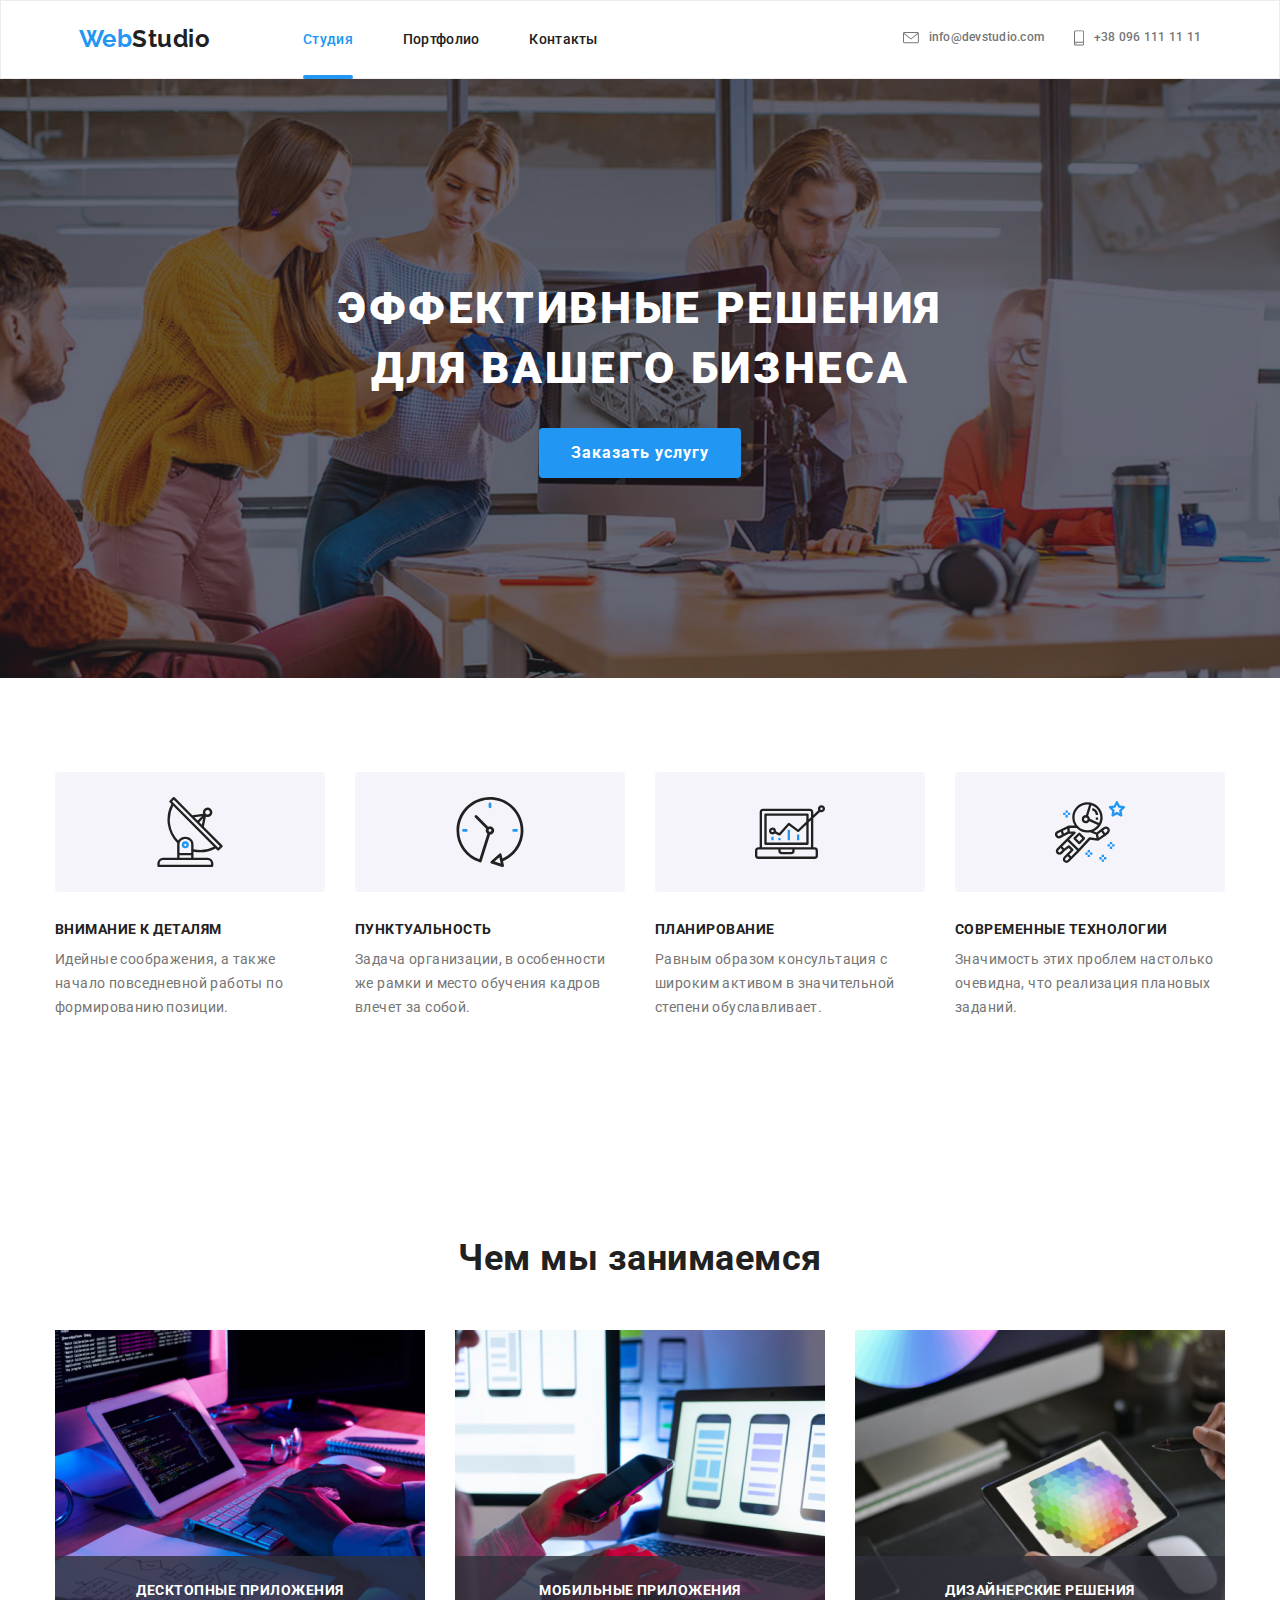
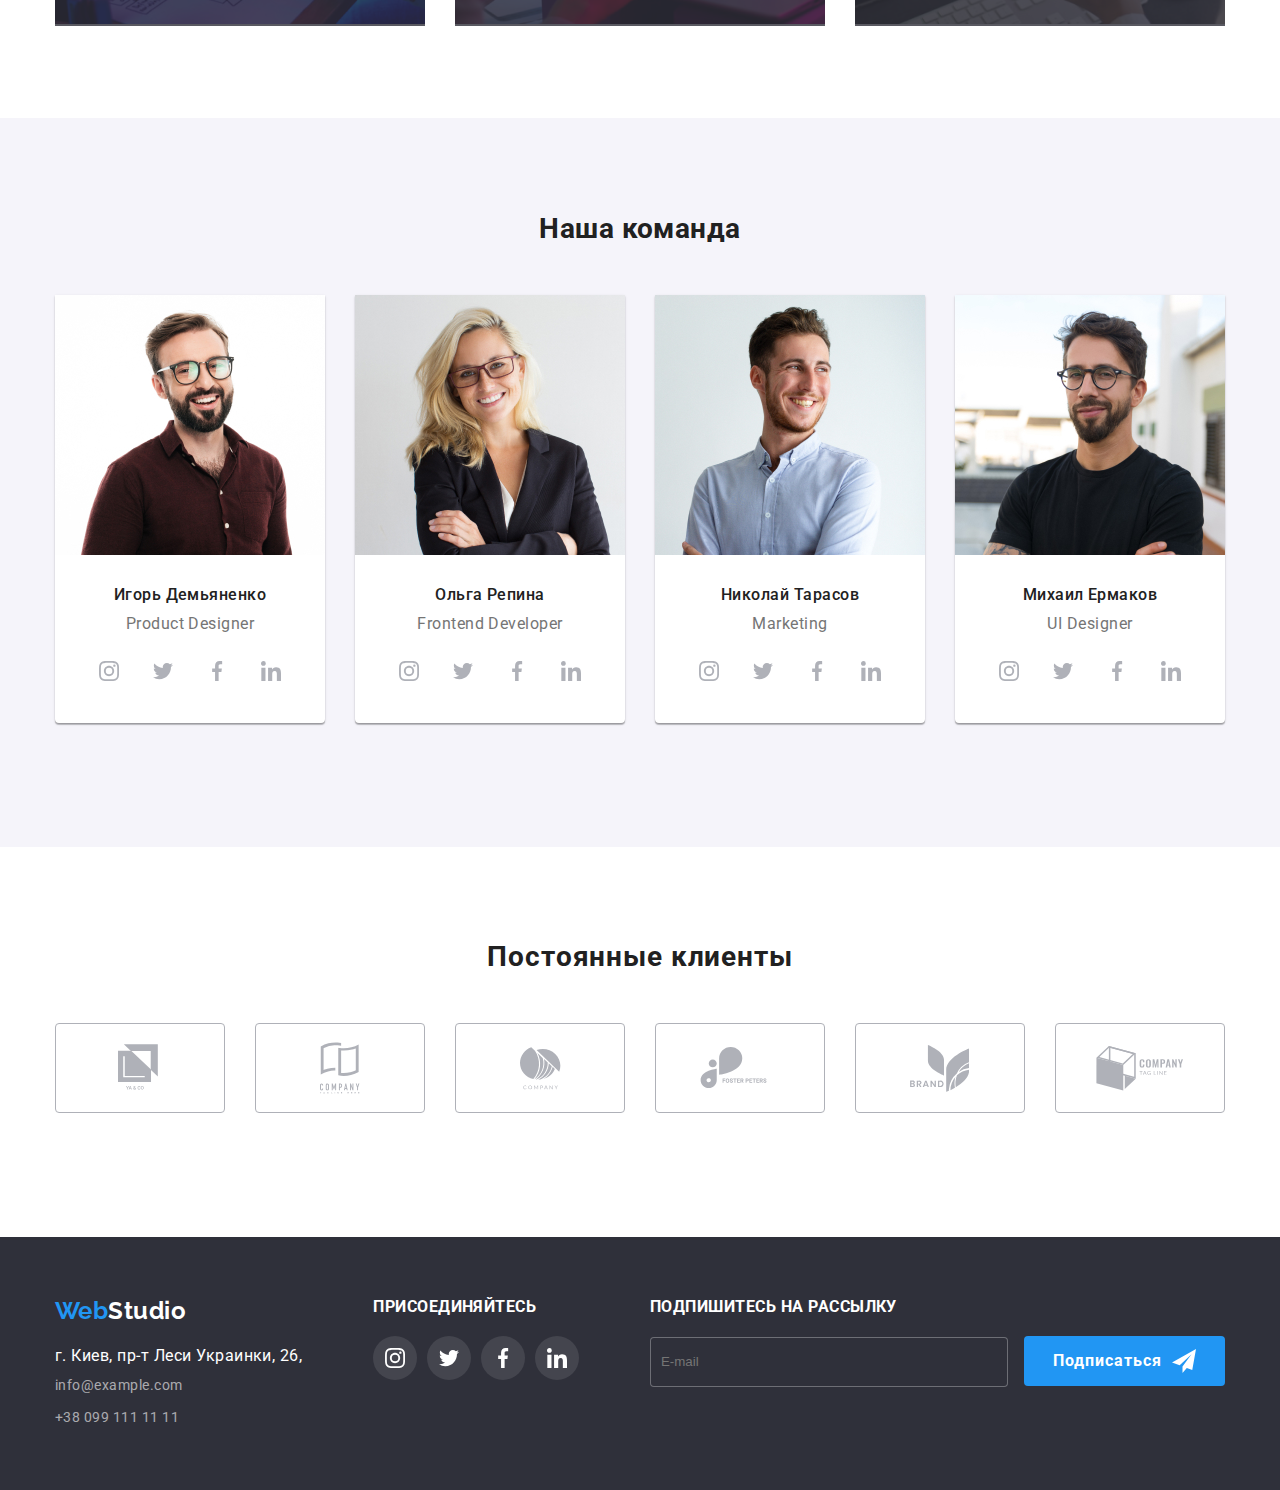
<file: index.html>
<!DOCTYPE html>
<html lang="ru">
  <head>
    <meta charset="UTF-8" />
    <meta name="viewport" content="width=device-width, initial-scale=1.0" />
    <title>Web Studio</title>
    <link
      href="https://fonts.googleapis.com/css2?family=Raleway:wght@700&family=Roboto:wght@400;500;700;900&display=swap"
      rel="stylesheet"
    />
    <link rel="“stylesheet”" href="./css/normalize.css" />
    <link rel="stylesheet" href="./css/main.min.css" />
  </head>
  <body class="body" data-body>
    <!-- Шапка страницы -->
    <header class="page-header">
      <!-- Главная навигация -->
      <div class="container header-container">
        <!-- Логотип -->
        <a href="./index.html" class="logo"
          ><span class="accent">Web</span>Studio</a
        >
        <button
          class="menu-burger"
          data-menu-button
          aria-expanded="false"
          aria-controls="menu-wrapper"
        >
          <svg width="24" height="16">
            <use
              class="menu-burger"
              href="./images/sprite.svg#menu-burger"
            ></use>
            <use
              class="menu-burger-cross"
              href="./images/sprite.svg#menu-cross-btn"
            ></use>
          </svg>
        </button>

        <div class="menu-wrapper" id="menu-wrapper" data-menu>
          <nav class="navigation">
            <!-- Ссылки на другие страницы или разделы текущей -->
            <ul class="site-nav">
              <li class="item">
                <a href="./index.html" class="link transition studio">Студия</a>
              </li>
              <li class="item">
                <a href="./portfolio.html" class="link transition">Портфолио</a>
              </li>
              <li class="item">
                <a href="" class="link transition">Контакты</a>
              </li>
            </ul>
          </nav>
          <!-- Контактная информация -->
          <div class="header-contacts">
            <ul class="contacts">
              <li class="item">
                <a
                  href="mailto:info@devstudio.com"
                  class="contacts-link transition"
                >
                  <svg class="envelope-svg">
                    <use href="./images/sprite.svg#envelope"></use>
                  </svg>
                  info@devstudio.com
                </a>
              </li>

              <li class="item">
                <a href="tel:+380961111111" class="contacts-link transition">
                  <svg class="smartphone-svg">
                    <use href="./images/sprite.svg#smartphone"></use>
                  </svg>
                  +38 096 111 11 11
                </a>
              </li>
            </ul>
          </div>
        </div>
      </div>
    </header>
    <!-- Уникальный контент страницы -->
    <main>
      <!-- Герой -->
      <section class="hero">
        <div class="container">
          <h1 class="hero-title">
            Эффективные решения<br />для вашего бизнеса
          </h1>
          <button class="button open-button" type="button" data-modal-open>
            Заказать услугу
          </button>
        </div>
      </section>
      <!-- Секция преимуществ -->
      <section class="section features">
        <div class="container">
          <h2 hidden class="features section-title">
            Невидимый заголовок,который спрячем через css
          </h2>
          <ul class="feature-list">
            <li class="item">
              <a href="#" class="feature-item-icon">
                <svg class="feature-item-icon-svg">
                  <use href="./images/sprite.svg#antenna"></use>
                </svg>
              </a>

              <h3 class="title">Внимание к деталям</h3>
              <p class="feature-para">
                Идейные соображения, а также начало повседневной работы по
                формированию позиции.
              </p>
            </li>
            <li class="item">
              <a href="#" class="feature-item-icon">
                <svg class="feature-item-icon-svg">
                  <use href="./images/sprite.svg#clock"></use>
                </svg>
              </a>
              <h3 class="title">Пунктуальность</h3>
              <p class="feature-para">
                Задача организации, в особенности же рамки и место обучения
                кадров влечет за собой.
              </p>
            </li>
            <li class="item">
              <a href="#" class="feature-item-icon">
                <svg class="feature-item-icon-svg">
                  <use href="./images/sprite.svg#diagram"></use>
                </svg>
              </a>
              <h3 class="title">Планирование</h3>
              <p class="feature-para">
                Равным образом консультация с широким активом в значительной
                степени обуславливает.
              </p>
            </li>
            <li class="item">
              <a href="#" class="feature-item-icon">
                <svg class="feature-item-icon-svg">
                  <use href="./images/sprite.svg#astronaut"></use>
                </svg>
              </a>
              <h3 class="title">Современные технологии</h3>
              <p class="feature-para">
                Значимость этих проблем настолько очевидна, что реализация
                плановых заданий.
              </p>
            </li>
          </ul>
        </div>
      </section>
      <!-- Чем мы занимаемся -->
      <section class="section section work">
        <div class="container">
          <h2 class="work section-title">Чем мы занимаемся</h2>
          <ul class="work-list">
            <li class="item">
              <div class="work-img-overlay">
                <picture>
                  <source
                    srcset="./images/engage/desktop/img-desktop-@x2-1.jpg 2x"
                    media="(min-width: 1200px)"
                  />
                  <img
                    src="./images/desktop.jpg"
                    alt="Ноутбук"
                    width="370"
                    height="294"
                  />
                </picture>
                <h3 class="work-title">Десктопные приложения</h3>
              </div>
            </li>
            <li class="item">
              <div class="work-img-overlay">
                <picture>
                  <source
                    srcset="./images/engage/phone/img-desktop-@x2-2.jpg 2x"
                    media="(min-width: 1200px)"
                  />
                  <img
                    src="./images/mobile.jpg"
                    alt="Смартфон"
                    width="370"
                    height="294"
                  />
                </picture>

                <h3 class="work-title">Мобильные приложения</h3>
              </div>
            </li>
            <li class="item">
              <div class="work-img-overlay">
                <picture>
                  <source
                    srcset="./images/engage/laptops/img-desktop-@x2-3.jpg 2x"
                    media="(min-width: 1200px)"
                  />
                  <img
                    src="./images/designer.jpg"
                    alt="Планшет"
                    width="370"
                    height="294"
                  />
                </picture>

                <h3 class="work-title">Дизайнерские решения</h3>
              </div>
            </li>
          </ul>
        </div>
      </section>
      <!-- Наша команда -->
      <section class="section team background">
        <div class="container">
          <h2 class="team section-title">Наша команда</h2>
          <ul class="team-list">
            <li class="item">
              <picture>
                <source
                  srcset="
                    ./images/our-team/desktop/igor/img-desktop-1.jpg     1x,
                    ./images/our-team/desktop/igor/img-desktop-@x2-1.jpg 2x
                  "
                  media="(min-width: 1200px)"
                />
                <source
                  srcset="
                    ./images/our-team/laptop/igor/img-laptop-1.jpg     1x,
                    ./images/our-team/laptop/igor/img-laptop-@x2-1.jpg 2x
                  "
                  media="(min-width: 768px)"
                />
                <source
                  srcset="./images/our-team/mobile/igor/img-mobile-@x2-1.jpg 2x"
                  media="(min-width: 480px)"
                />
                <img
                  src="./images/our-team/mobile/igor/img-mobile-1.jpg"
                  alt=""
                  width="450"
                  height="460"
                />
              </picture>

              <div class="team-list-info">
                <h3 class="team-title">Игорь Демьяненко</h3>
                <p class="team-para">Product Designer</p>
                <ul class="social-list">
                  <li class="social-list-item">
                    <a class="social-list-item-link" href="">
                      <svg class="social-list-item-link-svg">
                        <use href="./images/sprite.svg#instagram"></use>
                      </svg>
                    </a>
                  </li>
                  <li class="social-list-item">
                    <a class="social-list-item-link" href="">
                      <svg class="social-list-item-link-svg">
                        <use href="./images/sprite.svg#twitter"></use>
                      </svg>
                    </a>
                  </li>
                  <li class="social-list-item">
                    <a class="social-list-item-link" href="">
                      <svg class="social-list-item-link-svg">
                        <use href="./images/sprite.svg#facebook"></use>
                      </svg>
                    </a>
                  </li>
                  <li class="social-list-item">
                    <a class="social-list-item-link" href="">
                      <svg class="social-list-item-link-svg">
                        <use href="./images/sprite.svg#linkedin"></use>
                      </svg>
                    </a>
                  </li>
                </ul>
              </div>
            </li>

            <li class="item">
              <picture>
                <source
                  srcset="
                    ./images/our-team/desktop/olga/img-desktop-2.jpg     1x,
                    ./images/our-team/desktop/olga/img-desktop-@x2-2.jpg 2x
                  "
                  media="(min-width: 1200px)"
                />
                <source
                  srcset="
                    ./images/our-team/laptop/olga/img-laptop-2.jpg     1x,
                    ./images/our-team/laptop/olga/img-laptop-@x2-2.jpg 2x
                  "
                  media="(min-width: 768px)"
                />
                <source
                  srcset="./images/our-team/mobile/olga/img-mobile-@x2-2.jpg 2x"
                  media="(min-width: 480px)"
                />
                <img
                  src="./images/our-team/mobile/olga/img-mobile-2.jpg"
                  alt=""
                  width="450"
                  height="460"
                />
              </picture>
              <div class="team-list-info">
                <h3 class="team-title">Ольга Репина</h3>
                <p class="team-para">Frontend Developer</p>
                <ul class="social-list">
                  <li class="social-list-item">
                    <a class="social-list-item-link" href="">
                      <svg class="social-list-item-link-svg">
                        <use href="./images/sprite.svg#instagram"></use>
                      </svg>
                    </a>
                  </li>
                  <li class="social-list-item">
                    <a class="social-list-item-link" href="">
                      <svg class="social-list-item-link-svg">
                        <use href="./images/sprite.svg#twitter"></use>
                      </svg>
                    </a>
                  </li>
                  <li class="social-list-item">
                    <a class="social-list-item-link" href="">
                      <svg class="social-list-item-link-svg">
                        <use href="./images/sprite.svg#facebook"></use>
                      </svg>
                    </a>
                  </li>
                  <li class="social-list-item">
                    <a class="social-list-item-link" href="">
                      <svg class="social-list-item-link-svg">
                        <use href="./images/sprite.svg#linkedin"></use>
                      </svg>
                    </a>
                  </li>
                </ul>
              </div>
            </li>

            <li class="item">
              <picture>
                <source
                  srcset="
                    ./images/our-team/desktop/nikolay/img-desktop-3.jpg     1x,
                    ./images/our-team/desktop/nikolay/img-desktop-@x2-3.jpg 2x
                  "
                  media="(min-width: 1200px)"
                />
                <source
                  srcset="
                    ./images/our-team/laptop/nikolay/img-laptop-3.jpg     1x,
                    ./images/our-team/laptop/nikolay/img-laptop-@x2-3.jpg 2x
                  "
                  media="(min-width: 768px)"
                />
                <source
                  srcset="
                    ./images/our-team/mobile/nikolay/img-mobile-@x2-3.jpg 2x
                  "
                  media="(min-width: 480px)"
                />
                <img
                  src="./images/our-team/mobile/nikolay/img-mobile-3.jpg"
                  alt=""
                  width="450"
                  height="460"
                />
              </picture>

              <div class="team-list-info">
                <h3 class="team-title">Николай Тарасов</h3>
                <p class="team-para">Marketing</p>
                <ul class="social-list">
                  <li class="social-list-item">
                    <a class="social-list-item-link" href="">
                      <svg class="social-list-item-link-svg">
                        <use href="./images/sprite.svg#instagram"></use>
                      </svg>
                    </a>
                  </li>
                  <li class="social-list-item">
                    <a class="social-list-item-link" href="">
                      <svg class="social-list-item-link-svg">
                        <use href="./images/sprite.svg#twitter"></use>
                      </svg>
                    </a>
                  </li>
                  <li class="social-list-item">
                    <a class="social-list-item-link" href="">
                      <svg class="social-list-item-link-svg">
                        <use href="./images/sprite.svg#facebook"></use>
                      </svg>
                    </a>
                  </li>
                  <li class="social-list-item">
                    <a class="social-list-item-link" href="">
                      <svg class="social-list-item-link-svg">
                        <use href="./images/sprite.svg#linkedin"></use>
                      </svg>
                    </a>
                  </li>
                </ul>
              </div>
            </li>

            <li class="item">
              <picture>
                <source
                  srcset="
                    ./images/our-team/desktop/mikhail/img-desktop-4.jpg     1x,
                    ./images/our-team/desktop/mikhail/img-desktop-@x2-4.jpg 2x
                  "
                  media="(min-width: 1200px)"
                />
                <source
                  srcset="
                    ./images/our-team/laptop/mikhail/img-laptop-4.jpg     1x,
                    ./images/our-team/laptop/mikhail/img-laptop-@x2-4.jpg 2x
                  "
                  media="(min-width: 768px)"
                />
                <source
                  srcset="
                    ./images/our-team/mobile/mikhail/img-mobile-@x2-4.jpg 2x
                  "
                  media="(min-width: 480px)"
                />
                <img
                  src="./images/our-team/mobile/mikhail/img-mobile-4.jpg"
                  alt=""
                  width="450"
                  height="460"
                />
              </picture>
              <div class="team-list-info">
                <h3 class="team-title">Михаил Ермаков</h3>
                <p class="team-para">UI Designer</p>
                <ul class="social-list">
                  <li class="social-list-item">
                    <a class="social-list-item-link" href="">
                      <svg class="social-list-item-link-svg">
                        <use href="./images/sprite.svg#instagram"></use>
                      </svg>
                    </a>
                  </li>
                  <li class="social-list-item">
                    <a class="social-list-item-link" href="">
                      <svg class="social-list-item-link-svg">
                        <use href="./images/sprite.svg#twitter"></use>
                      </svg>
                    </a>
                  </li>
                  <li class="social-list-item">
                    <a class="social-list-item-link" href="">
                      <svg class="social-list-item-link-svg">
                        <use href="./images/sprite.svg#facebook"></use>
                      </svg>
                    </a>
                  </li>
                  <li class="social-list-item">
                    <a class="social-list-item-link" href="">
                      <svg class="social-list-item-link-svg">
                        <use href="./images/sprite.svg#linkedin"></use>
                      </svg>
                    </a>
                  </li>
                </ul>
              </div>
            </li>
          </ul>
        </div>
      </section>
      <!-- Постоянные клиенты -->
      <section class="section clients">
        <div class="container">
          <h2 class="clients section-title">Постоянные клиенты</h2>
          <ul class="clients-list">
            <li class="item">
              <a class="clients-list-item-link" href="">
                <svg class="clients-list-item-link-svg size-logo-1">
                  <use href="./images/sprite.svg#logo-1"></use>
                </svg>
              </a>
            </li>
            <li class="item">
              <a class="clients-list-item-link" href="">
                <svg class="clients-list-item-link-svg size-logo-2">
                  <use href="./images/sprite.svg#logo-2"></use>
                </svg>
              </a>
            </li>
            <li class="item">
              <a class="clients-list-item-link" href="">
                <svg class="clients-list-item-link-svg size-logo-3">
                  <use href="./images/sprite.svg#logo-3"></use>
                </svg>
              </a>
            </li>
            <li class="item">
              <a class="clients-list-item-link" href="">
                <svg class="clients-list-item-link-svg size-logo-4">
                  <use href="./images/sprite.svg#logo-4"></use>
                </svg>
              </a>
            </li>
            <li class="item">
              <a class="clients-list-item-link" href="">
                <svg class="clients-list-item-link-svg size-logo-5">
                  <use href="./images/sprite.svg#logo-5"></use>
                </svg>
              </a>
            </li>
            <li class="item">
              <a class="clients-list-item-link" href="">
                <svg class="clients-list-item-link-svg size-logo-6">
                  <use href="./images/sprite.svg#logo-6"></use>
                </svg>
              </a>
            </li>
          </ul>
        </div>
      </section>
    </main>

    <!-- Подвал страницы -->
    <footer class="footer footer-text footer-background">
      <div class="container">
        <div class="footer-logo">
          <a href="" class="logo-footer"
            ><span class="accent">Web</span>Studio</a
          >
          <address class="footer-address">
            <p>г. Киев, пр-т Леси Украинки, 26,</p>
            <a
              href="mailto:info@devstudio.com"
              class="footer-contacts contacts-link transition"
            >
              info@example.com
            </a>

            <a
              href="tel:+380961111111"
              class="footer-contacts contacts-link transition"
            >
              +38 099 111 11 11
            </a>
          </address>
        </div>

        <div class="footer-join">
          <b>присоединяйтесь</b>
          <ul class="social-list">
            <li class="social-list-item">
              <a class="social-list-item-link" href="">
                <svg class="social-list-item-link-svg dark-theme">
                  <use href="./images/sprite.svg#instagram"></use>
                </svg>
              </a>
            </li>
            <li class="social-list-item">
              <a class="social-list-item-link" href="">
                <svg class="social-list-item-link-svg dark-theme">
                  <use href="./images/sprite.svg#twitter"></use>
                </svg>
              </a>
            </li>
            <li class="social-list-item">
              <a class="social-list-item-link" href="">
                <svg class="social-list-item-link-svg dark-theme">
                  <use href="./images/sprite.svg#facebook"></use>
                </svg>
              </a>
            </li>
            <li class="social-list-item">
              <a class="social-list-item-link" href="">
                <svg class="social-list-item-link-svg dark-theme">
                  <use href="./images/sprite.svg#linkedin"></use>
                </svg>
              </a>
            </li>
          </ul>
        </div>

        <div class="footer-join join-input">
          <b>Подпишитесь на рассылку</b>

          <form action="#" class="footer-subscribe">
            <input
              class="join-font"
              type="email"
              placeholder="E-mail"
              name="email"
            />
            <button class="button" type="submit">
              Подписаться
              <svg class="join-telegram">
                <use href="./images/sprite.svg#join-telegram"></use>
              </svg>
            </button>
          </form>
        </div>
      </div>
    </footer>

    <!-- BACKDROP -->

    <div class="backdrop is-hidden" data-modal>
      <div class="form-wrapper">
        <button class="cross-btn" type="button" data-modal-close>
          <svg class="cross">
            <use href="./images/sprite.svg#cross"></use>
          </svg>
        </button>
        <h2 class="modal-form-title">
          Оставьте свои данные, мы вам перезвоним
        </h2>
        <form action="#" class="modal-form">
          <label class="label-info" for="name">Имя</label>
          <div class="person-info-modal">
            <svg class="modal-svg">
              <use href="./images/sprite.svg#person-modal"></use>
            </svg>

            <input
              id="name"
              type="text"
              name="user-name"
              class="modal-form-input modal-fonts"
              placeholder=""
              required
            />
          </div>

          <label class="label-info" for="tel">Телефон</label>
          <div class="person-info-modal">
            <svg class="modal-svg">
              <use href="./images/sprite.svg#phone-modal"></use>
            </svg>
            <input
              id="tel"
              type="tel"
              name="user-tel"
              class="modal-form-input modal-fonts"
              placeholder=""
              required
            />
          </div>

          <label class="label-info" for="email">Почта</label>
          <div class="person-info-modal">
            <svg class="modal-svg">
              <use href="./images/sprite.svg#email-modal"></use>
            </svg>
            <input
              id="email"
              type="email"
              name="user-email"
              class="modal-form-input modal-fonts"
              placeholder=""
              required
            />
          </div>

          <label class="label-info" for="comment">Комментарий</label>
          <textarea
            id="comment"
            name="user-comment"
            class="modal-form-comment modal-fonts"
            placeholder="Введите текст"
          ></textarea>

          <input
            id="user-policy"
            type="checkbox"
            name="user-policy"
            value="accept-policy"
            class="modal-form-check-policy"
          />

          <label for="user-policy" class="modal-form-check-label">
            <svg class="accept-svg">
              <use href="./images/sprite.svg#accept"></use>
            </svg>
            Соглашаюсь с рассылкой и принимаю
            <a class="accept-policy" href="#" target="_blank"
              >Условия договора</a
            ></label
          >
          <button class="modal-form-btn">Отправить</button>
        </form>
      </div>
    </div>

    <script src="./js/menu.js"></script>
    <script src="./js/modal.js"></script>
  </body>
</html>
</file>
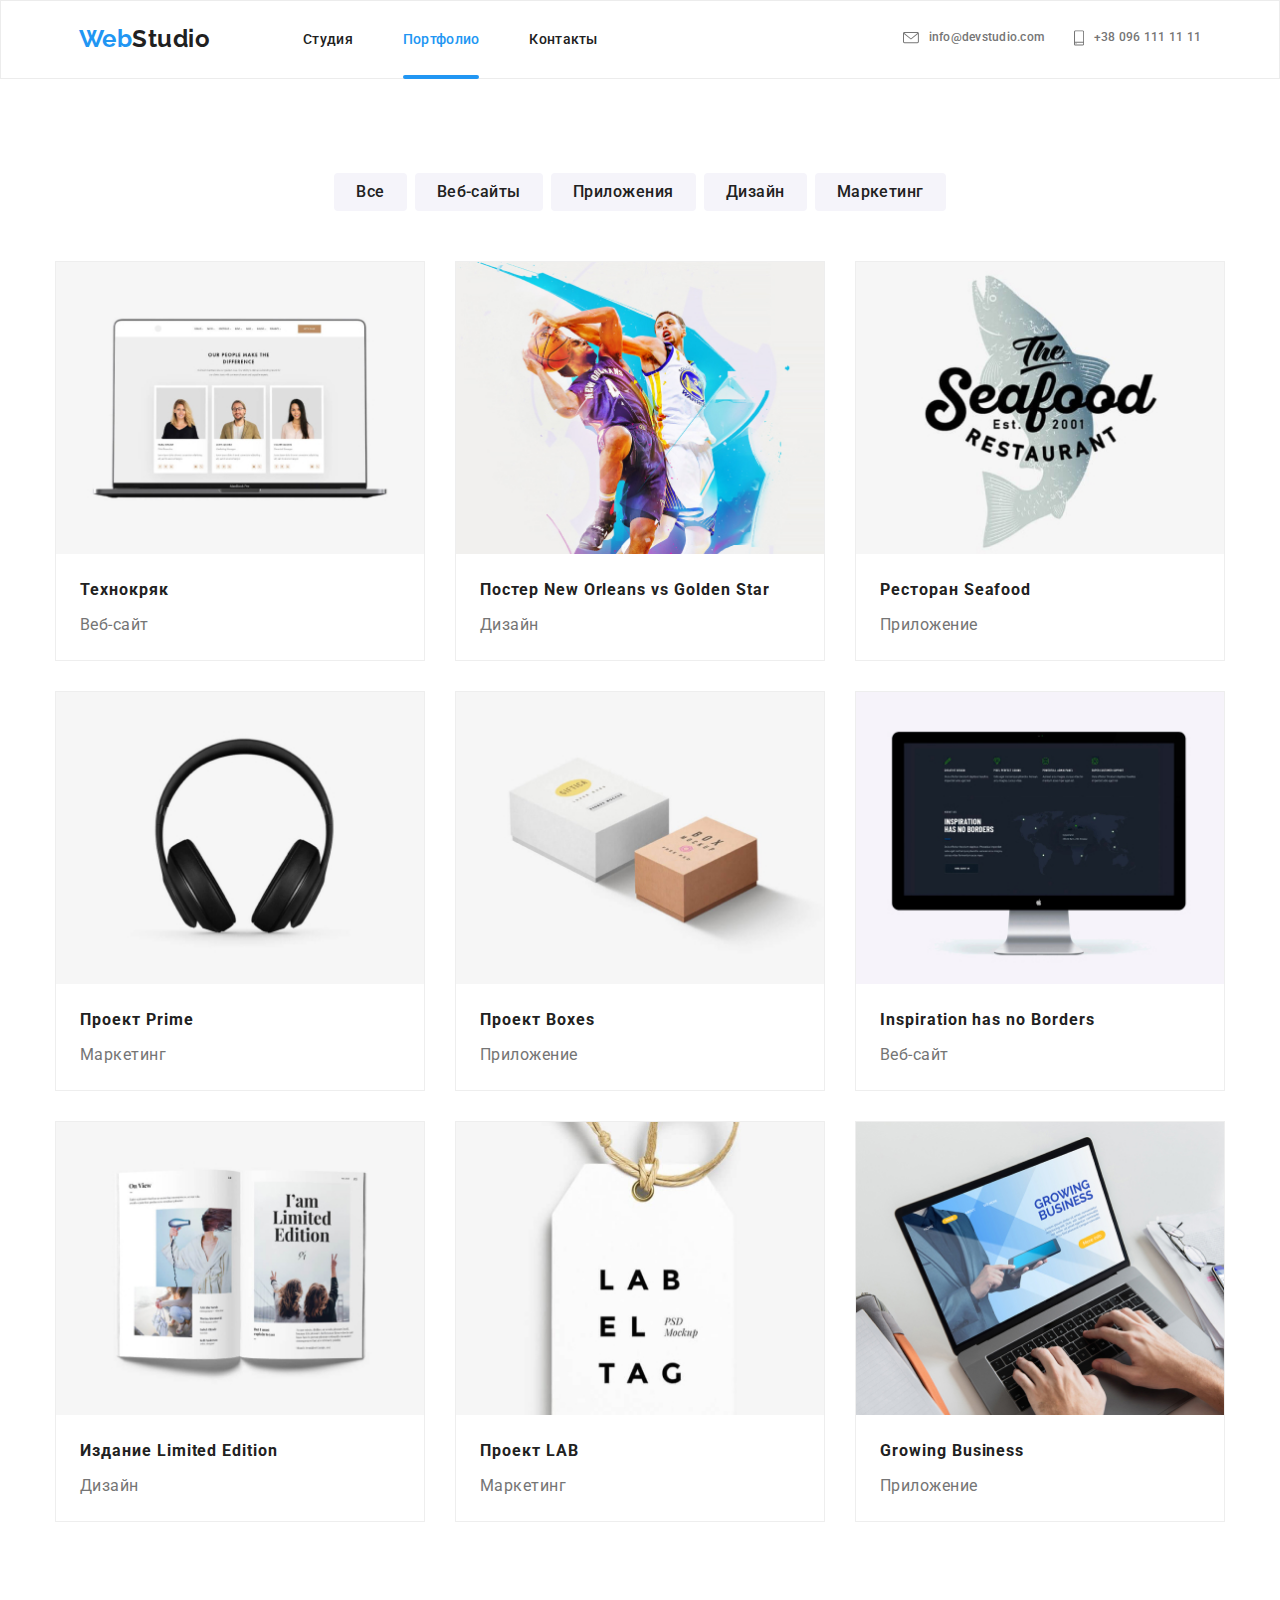
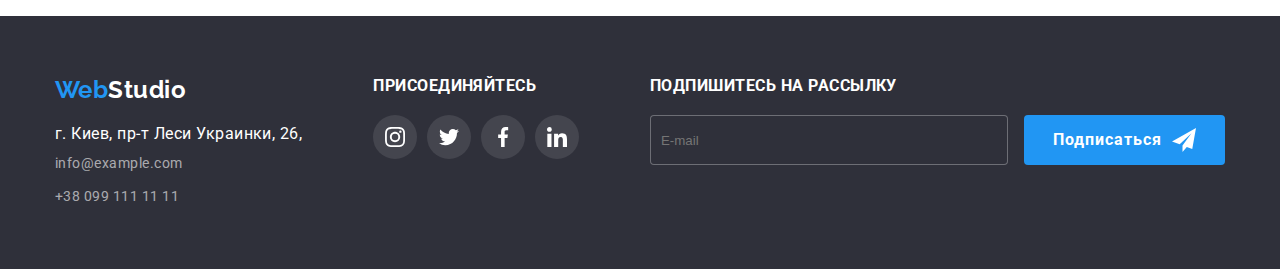
<file: portfolio.html>
<!DOCTYPE html>
<html lang="ru">
  <head>
    <meta charset="UTF-8" />
    <meta name="viewport" content="width=device-width, initial-scale=1.0" />
    <title>Web Studio</title>
    <link
      href="https://fonts.googleapis.com/css2?family=Raleway:wght@700&family=Roboto:wght@400;500;700;900&display=swap"
      rel="stylesheet"
    />
    <link rel="“stylesheet”" href="./css/normalize.css" />
    <link rel="stylesheet" href="./css/portfolio.min.css" />
  </head>

  <body class="body">
    <!-- Шапка страницы -->
    <header class="page-header">
      <!-- Главная навигация -->
      <div class="container header-container">
        <!-- Логотип -->
        <a href="./index.html" class="logo"
          ><span class="accent">Web</span>Studio</a
        >
        <button
          class="menu-burger"
          data-menu-button
          aria-expanded="false"
          aria-controls="menu-wrapper"
        >
          <svg width="24" height="16">
            <use
              class="menu-burger"
              href="./images/sprite.svg#menu-burger"
            ></use>
            <use
              class="menu-burger-cross"
              href="./images/sprite.svg#menu-cross-btn"
            ></use>
          </svg>
        </button>

        <div class="menu-wrapper" id="menu-wrapper" data-menu>
          <nav class="navigation">
            <!-- Ссылки на другие страницы или разделы текущей -->
            <ul class="site-nav">
              <li class="item">
                <a href="./index.html" class="link transition">Студия</a>
              </li>
              <li class="item">
                <a href="./portfolio.html" class="link transition portfolio"
                  >Портфолио</a
                >
              </li>
              <li class="item">
                <a href="" class="link transition">Контакты</a>
              </li>
            </ul>
          </nav>
          <!-- Контактная информация -->
          <div class="header-contacts">
            <ul class="contacts">
              <li class="item">
                <a
                  href="mailto:info@devstudio.com"
                  class="contacts-link transition"
                >
                  <svg class="envelope-svg">
                    <use href="./images/sprite.svg#envelope"></use>
                  </svg>
                  info@devstudio.com
                </a>
              </li>

              <li class="item">
                <a href="tel:+380961111111" class="contacts-link transition">
                  <svg class="smartphone-svg">
                    <use href="./images/sprite.svg#smartphone"></use>
                  </svg>
                  +38 096 111 11 11
                </a>
              </li>
            </ul>
          </div>
        </div>
      </div>
    </header>

    <!-- Уникальный контент страницы -->
    <main>
      <!-- Список разделов текущей страницы -->
      <section class="section section-filter">
        <h1 hidden class="section">Фильтр секции</h1>
        <div class="container">
          <ul class="filter">
            <li class="item">
              <button class="button transition" type="button">Все</button>
            </li>
            <li class="item">
              <button class="button transition" type="button">Веб-сайты</button>
            </li>
            <li class="item">
              <button class="button transition" type="button">
                Приложения
              </button>
            </li>
            <li class="item">
              <button class="button transition" type="button">Дизайн</button>
            </li>
            <li class="item">
              <button class="button transition" type="button">Маркетинг</button>
            </li>
          </ul>
        </div>
      </section>

      <!-- Проекты портфолио -->
      <section class="portfolio">
        <h2 hidden class="section-title">Проекты портфолио</h2>
        <div class="container">
          <ul class="portfolio-list">
            <li class="item transition">
              <div class="portfolio-list-img-wrapper">
                <a href="" class="portfolio">
                  <picture>
                    <source
                      srcset="
                        ./images/portfolio/desktop/one/img-desktop-1.jpg    1x,
                        ./images/portfolio/desktop/one/img-desktop@x2-1.jpg 2x
                      "
                      media="(min-width: 1200px)"
                    />
                    <source
                      srcset="
                        ./images/portfolio/laptop/one/img-laptop-1.jpg    1x,
                        ./images/portfolio/laptop/one/img-laptop@x2-1.jpg 2x
                      "
                      media="(min-width: 768px)"
                    />
                    <source
                      srcset="
                        ./images/portfolio/mobile/one/img-mobile@x2-1.jpg 2x
                      "
                      media="(min-width: 480px)"
                    />
                    <img
                      src="./images/portfolio/mobile/one/img-mobile-1.jpg"
                      alt=""
                      width="450"
                      height="294"
                    />
                  </picture>
                  <div class="overlay">
                    <p class="para">
                      Технокряк это современная площадка распространения
                      коронавируса. Компании используют эту платформу для
                      цифрового шпионажа и атак на защищённые сервера
                      конкурентов.
                    </p>
                  </div>
                </a>
              </div>

              <h2 class="portfolio-title">Технокряк</h2>
              <p class="paragraph">Веб-сайт</p>
            </li>

            <li class="item transition">
              <div class="portfolio-list-img-wrapper">
                <a href="" class="portfolio">
                  <picture>
                    <source
                      srcset="
                        ./images/portfolio/desktop/two/img-desktop-2.jpg    1x,
                        ./images/portfolio/desktop/two/img-desktop@x2-2.jpg 2x
                      "
                      media="(min-width: 1200px)"
                    />
                    <source
                      srcset="
                        ./images/portfolio/laptop/two/img-laptop-2.jpg    1x,
                        ./images/portfolio/laptop/two/img-laptop@x2-2.jpg 2x
                      "
                      media="(min-width: 768px)"
                    />
                    <source
                      srcset="
                        ./images/portfolio/mobile/two/img-mobile@x2-2.jpg 2x
                      "
                      media="(min-width: 480px)"
                    />
                    <img
                      src="./images/portfolio/mobile/two/img-mobile-2.jpg"
                      alt=""
                      width="450"
                      height="294"
                    />
                  </picture>
                  <div class="overlay">
                    <p class="para">
                      Технокряк это современная площадка распространения
                      коронавируса. Компании используют эту платформу для
                      цифрового шпионажа и атак на защищённые сервера
                      конкурентов.
                    </p>
                  </div>
                </a>
              </div>
              <h2 class="portfolio-title">
                Постер New Orleans vs Golden Star
              </h2>
              <p class="paragraph">Дизайн</p>
            </li>

            <li class="item transition">
              <div class="portfolio-list-img-wrapper">
                <a href="" class="portfolio">
                  <picture>
                    <source
                      srcset="
                        ./images/portfolio/desktop/three/img-desktop-3.jpg    1x,
                        ./images/portfolio/desktop/three/img-desktop@x2-3.jpg 2x
                      "
                      media="(min-width: 1200px)"
                    />
                    <source
                      srcset="
                        ./images/portfolio/laptop/three/img-laptop-3.jpg    1x,
                        ./images/portfolio/laptop/three/img-laptop@x2-3.jpg 2x
                      "
                      media="(min-width: 768px)"
                    />
                    <source
                      srcset="
                        ./images/portfolio/mobile/three/img-mobile@x2-3.jpg 2x
                      "
                      media="(min-width: 480px)"
                    />
                    <img
                      src="./images/portfolio/mobile/three/img-mobile-3.jpg"
                      alt=""
                      width="450"
                      height="294"
                    />
                  </picture>
                  <div class="overlay">
                    <p class="para">
                      Технокряк это современная площадка распространения
                      коронавируса. Компании используют эту платформу для
                      цифрового шпионажа и атак на защищённые сервера
                      конкурентов.
                    </p>
                  </div>
                </a>
              </div>
              <h2 class="portfolio-title">Ресторан Seafood</h2>
              <p class="paragraph">Приложение</p>
            </li>

            <li class="item transition">
              <div class="portfolio-list-img-wrapper">
                <a href="" class="portfolio">
                  <picture>
                    <source
                      srcset="
                        ./images/portfolio/desktop/four/img-desktop-4.jpg    1x,
                        ./images/portfolio/desktop/four/img-desktop@x2-4.jpg 2x
                      "
                      media="(min-width: 1200px)"
                    />
                    <source
                      srcset="
                        ./images/portfolio/laptop/four/img-laptop-4.jpg    1x,
                        ./images/portfolio/laptop/four/img-laptop@x2-4.jpg 2x
                      "
                      media="(min-width: 768px)"
                    />
                    <source
                      srcset="
                        ./images/portfolio/mobile/four/img-mobile@x2-4.jpg 2x
                      "
                      media="(min-width: 480px)"
                    />
                    <img
                      src="./images/portfolio/mobile/four/img-mobile-4.jpg"
                      alt=""
                      width="450"
                      height="294"
                    />
                  </picture>
                  <div class="overlay">
                    <p class="para">
                      Технокряк это современная площадка распространения
                      коронавируса. Компании используют эту платформу для
                      цифрового шпионажа и атак на защищённые сервера
                      конкурентов.
                    </p>
                  </div>
                </a>
              </div>
              <h2 class="portfolio-title">Проект Prime</h2>
              <p class="paragraph">Маркетинг</p>
            </li>

            <li class="item transition">
              <div class="portfolio-list-img-wrapper">
                <a href="" class="portfolio">
                  <picture>
                    <source
                      srcset="
                        ./images/portfolio/desktop/five/img-desktop-5.jpg    1x,
                        ./images/portfolio/desktop/five/img-desktop@x2-5.jpg 2x
                      "
                      media="(min-width: 1200px)"
                    />
                    <source
                      srcset="
                        ./images/portfolio/laptop/five/img-laptop-5.jpg    1x,
                        ./images/portfolio/laptop/five/img-laptop@x2-5.jpg 2x
                      "
                      media="(min-width: 768px)"
                    />
                    <source
                      srcset="
                        ./images/portfolio/mobile/five/img-mobile@x2-5.jpg 2x
                      "
                      media="(min-width: 480px)"
                    />
                    <img
                      src="./images/portfolio/mobile/five/img-mobile-5.jpg"
                      alt=""
                      width="450"
                      height="294"
                    />
                  </picture>
                  <div class="overlay">
                    <p class="para">
                      Технокряк это современная площадка распространения
                      коронавируса. Компании используют эту платформу для
                      цифрового шпионажа и атак на защищённые сервера
                      конкурентов.
                    </p>
                  </div>
                </a>
              </div>

              <h2 class="portfolio-title">Проект Boxes</h2>
              <p class="paragraph">Приложение</p>
            </li>

            <li class="item transition">
              <div class="portfolio-list-img-wrapper">
                <a href="" class="portfolio">
                  <picture>
                    <source
                      srcset="
                        ./images/portfolio/desktop/six/img-desktop-6.jpg    1x,
                        ./images/portfolio/desktop/six/img-desktop@x2-6.jpg 2x
                      "
                      media="(min-width: 1200px)"
                    />
                    <source
                      srcset="
                        ./images/portfolio/laptop/six/img-laptop-6.jpg    1x,
                        ./images/portfolio/laptop/six/img-laptop@x2-6.jpg 2x
                      "
                      media="(min-width: 768px)"
                    />
                    <source
                      srcset="
                        ./images/portfolio/mobile/six/img-mobile@x2-6.jpg 2x
                      "
                      media="(min-width: 480px)"
                    />
                    <img
                      src="./images/portfolio/mobile/six/img-mobile-6.jpg"
                      alt=""
                      width="450"
                      height="294"
                    />
                  </picture>
                  <div class="overlay">
                    <p class="para">
                      Технокряк это современная площадка распространения
                      коронавируса. Компании используют эту платформу для
                      цифрового шпионажа и атак на защищённые сервера
                      конкурентов.
                    </p>
                  </div>
                </a>
              </div>
              <h2 class="portfolio-title">Inspiration has no Borders</h2>
              <p class="paragraph">Веб-сайт</p>
            </li>

            <li class="item transition">
              <div class="portfolio-list-img-wrapper">
                <a href="" class="portfolio">
                  <picture>
                    <source
                      srcset="
                        ./images/portfolio/desktop/seven/img-desktop-7.jpg    1x,
                        ./images/portfolio/desktop/seven/img-desktop@x2-7.jpg 2x
                      "
                      media="(min-width: 1200px)"
                    />
                    <source
                      srcset="
                        ./images/portfolio/laptop/seven/img-laptop-7.jpg    1x,
                        ./images/portfolio/laptop/seven/img-laptop@x2-7.jpg 2x
                      "
                      media="(min-width: 768px)"
                    />
                    <source
                      srcset="
                        ./images/portfolio/mobile/seven/img-mobile@x2-7.jpg 2x
                      "
                      media="(min-width: 480px)"
                    />
                    <img
                      src="./images/portfolio/mobile/seven/img-mobile-7.jpg"
                      alt=""
                      width="450"
                      height="294"
                    />
                  </picture>
                  <div class="overlay">
                    <p class="para">
                      Технокряк это современная площадка распространения
                      коронавируса. Компании используют эту платформу для
                      цифрового шпионажа и атак на защищённые сервера
                      конкурентов.
                    </p>
                  </div>
                </a>
              </div>
              <h2 class="portfolio-title">Издание Limited Edition</h2>
              <p class="paragraph">Дизайн</p>
            </li>

            <li class="item transition">
              <div class="portfolio-list-img-wrapper">
                <a href="" class="portfolio">
                  <picture>
                    <source
                      srcset="
                        ./images/portfolio/desktop/eight/img-desktop-8.jpg    1x,
                        ./images/portfolio/desktop/eight/img-desktop@x2-8.jpg 2x
                      "
                      media="(min-width: 1200px)"
                    />
                    <source
                      srcset="
                        ./images/portfolio/laptop/eight/img-laptop-8.jpg    1x,
                        ./images/portfolio/laptop/eight/img-laptop@x2-8.jpg 2x
                      "
                      media="(min-width: 768px)"
                    />
                    <source
                      srcset="
                        ./images/portfolio/mobile/eight/img-mobile@x2-8.jpg 2x
                      "
                      media="(min-width: 480px)"
                    />
                    <img
                      src="./images/portfolio/mobile/eight/img-mobile-8.jpg"
                      alt=""
                      width="450"
                      height="294"
                    />
                  </picture>
                  <div class="overlay">
                    <p class="para">
                      Технокряк это современная площадка распространения
                      коронавируса. Компании используют эту платформу для
                      цифрового шпионажа и атак на защищённые сервера
                      конкурентов.
                    </p>
                  </div>
                </a>
              </div>
              <h2 class="portfolio-title">Проект LAB</h2>
              <p class="paragraph">Маркетинг</p>
            </li>

            <li class="item transition">
              <div class="portfolio-list-img-wrapper">
                <a href="" class="portfolio">
                  <picture>
                    <source
                      srcset="
                        ./images/portfolio/desktop/nine/img-desktop-9.jpg    1x,
                        ./images/portfolio/desktop/nine/img-desktop@x2-9.jpg 2x
                      "
                      media="(min-width: 1200px)"
                    />
                    <source
                      srcset="
                        ./images/portfolio/laptop/nine/img-laptop-9.jpg    1x,
                        ./images/portfolio/laptop/nine/img-laptop@x2-9.jpg 2x
                      "
                      media="(min-width: 768px)"
                    />
                    <source
                      srcset="
                        ./images/portfolio/mobile/nine/img-mobile@x2-9.jpg 2x
                      "
                      media="(min-width: 480px)"
                    />
                    <img
                      src="./images/portfolio/mobile/nine/img-mobile-9.jpg"
                      alt=""
                      width="450"
                      height="294"
                    />
                  </picture>
                  <div class="overlay">
                    <p class="para">
                      Технокряк это современная площадка распространения
                      коронавируса. Компании используют эту платформу для
                      цифрового шпионажа и атак на защищённые сервера
                      конкурентов.
                    </p>
                  </div>
                </a>
              </div>
              <h2 class="portfolio-title">Growing Business</h2>
              <p class="paragraph">Приложение</p>
            </li>
          </ul>
        </div>
      </section>
    </main>

    <!-- Подвал страницы -->
    <footer class="footer footer-text footer-background">
      <div class="container">
        <div class="footer-logo">
          <a href="" class="logo-footer"
            ><span class="accent">Web</span>Studio</a
          >
          <address class="footer-address">
            <p>г. Киев, пр-т Леси Украинки, 26,</p>
            <a
              href="mailto:info@devstudio.com"
              class="footer-contacts contacts-link transition"
            >
              info@example.com
            </a>

            <a
              href="tel:+380961111111"
              class="footer-contacts contacts-link transition"
            >
              +38 099 111 11 11
            </a>
          </address>
        </div>

        <div class="footer-join">
          <b>присоединяйтесь</b>
          <ul class="social-list">
            <li class="social-list-item">
              <a class="social-list-item-link" href="">
                <svg class="social-list-item-link-svg dark-theme">
                  <use href="./images/sprite.svg#instagram"></use>
                </svg>
              </a>
            </li>
            <li class="social-list-item">
              <a class="social-list-item-link" href="">
                <svg class="social-list-item-link-svg dark-theme">
                  <use href="./images/sprite.svg#twitter"></use>
                </svg>
              </a>
            </li>
            <li class="social-list-item">
              <a class="social-list-item-link" href="">
                <svg class="social-list-item-link-svg dark-theme">
                  <use href="./images/sprite.svg#facebook"></use>
                </svg>
              </a>
            </li>
            <li class="social-list-item">
              <a class="social-list-item-link" href="">
                <svg class="social-list-item-link-svg dark-theme">
                  <use href="./images/sprite.svg#linkedin"></use>
                </svg>
              </a>
            </li>
          </ul>
        </div>

        <div class="footer-join">
          <b>Подпишитесь на рассылку</b>
          <div class="footer-subscribe">
            <input
              class="join-font"
              type="email"
              placeholder="E-mail"
              name="email"
            />
            <button class="button">
              Подписаться
              <svg class="join-telegram">
                <use href="./images/sprite.svg#join-telegram"></use>
              </svg>
            </button>
          </div>
        </div>
      </div>
    </footer>

    <script src="./js/menu.js"></script>
  </body>
</html>
</file>
<file: css/main.min.css>
html{box-sizing:border-box}*,*::before,*::after{box-sizing:inherit;margin:0;padding:0}img{display:block;width:100%;height:auto}address{font-style:normal}ul{list-style:none;margin:0;padding:0}a{text-decoration:none}button:hover{outline:none}.transition{transition:all 250ms cubic-bezier(0.4, 0, 0.2, 1)}.body{padding:0;margin:0;background-color:#fff;color:#757575;font-family:"Roboto", sans-serif;letter-spacing:0.03em}.logo{color:#212121;font-family:"Raleway", sans-serif;font-weight:bold;font-size:26px;line-height:1.19;margin-right:50px}.logo:hover{color:#2196f3}.accent{color:#2196f3}.container{padding-left:15px;padding-right:15px}@media screen and (min-width: 480px){.container{width:480px;margin:0 auto}}@media screen and (min-width: 768px){.container{width:768px}}@media screen and (min-width: 1200px){.container{width:1200px}}.section-title{color:#212121;font-weight:700;font-size:36px;line-height:1.16;text-align:center;margin-top:0;margin-bottom:0}.section{padding-top:60px;padding-bottom:60px}@media screen and (min-width: 1200px){.section{padding-top:94px;padding-bottom:94px}}.body.is-open{overflow:hidden}.backdrop{position:fixed;z-index:102;width:100%;height:100%;background-color:rgba(0,0,0,0.2);top:0;left:0;overflow-y:scroll}.is-hidden{opacity:0;visibility:hidden}.form-wrapper{position:relative;width:100%;left:50%;top:0;transform:translateX(-50%);background-color:#fff;padding:40px;box-shadow:0px 1px 3px rgba(0,0,0,0.12),0px 1px 1px rgba(0,0,0,0.14),0px 2px 1px rgba(0,0,0,0.2);border-radius:4px}.modal-form{display:flex;flex-direction:column}.modal-form-title{font-weight:bold;font-size:20px;line-height:1.15;text-align:center;margin-bottom:12px;color:#212121}.label-info{margin-bottom:4px;font-size:12px;line-height:1.4;letter-spacing:0.01em}.person-info-modal{position:relative}.person-info-modal:hover .modal-svg,.person-info-modal:focus-within .modal-svg{fill:#2196f3;transition:all 250ms cubic-bezier(0.4, 0, 0.2, 1);outline:none}.person-info-modal:hover .modal-form-input,.person-info-modal:focus-within .modal-form-input{border-color:#2196f3;transition:all 250ms cubic-bezier(0.4, 0, 0.2, 1);outline:none}.cross-btn{position:absolute;top:8px;right:8px;width:30px;height:30px;background:#ffffff;border:1px solid rgba(0,0,0,0.1);border-radius:50%;cursor:pointer;background-color:transparent;outline:none}.cross-btn:hover .cross,.cross-btn:focus-within .cross{fill:#2196f3;transition:all 250ms cubic-bezier(0.4, 0, 0.2, 1)}.cross{width:11px;height:11px;fill:#000000}.modal-svg{position:absolute;height:18px;width:18px;margin-left:14px;top:21%;left:0;cursor:pointer}.modal-form-input{height:40px;border:1px solid rgba(33,33,33,0.2);border-radius:4px;margin-bottom:10px;padding-left:42px;width:100%}.modal-form-comment{height:120px;resize:none;border:1px solid rgba(33,33,33,0.2);border-radius:4px;padding:12px 16px;margin-bottom:20px;color:rgba(117,117,117,0.5)}.modal-form-comment:placeholder{color:rgba(117,117,117,0.5)}.modal-form-comment:hover,.modal-form-comment:focus{border-color:#2196f3;outline:none;transition:all 250ms cubic-bezier(0.4, 0, 0.2, 1)}.modal-form-comment:hover::placeholder,.modal-form-comment:focus::placeholder{color:rgba(117,117,117,0.5);outline:none;transition:all 250ms cubic-bezier(0.4, 0, 0.2, 1)}.modal-fonts{font-family:Roboto;font-style:normal;font-weight:normal;font-size:14px;line-height:1.14;letter-spacing:0.01em}.modal-form-check-policy{position:absolute;width:1px;height:1px;margin:-1px;border:0;padding:0;clip:rect(0 0 0 0);overflow:hidden}.modal-form-check-label{display:inline-block;align-items:center;font-family:Roboto;font-style:normal;font-weight:normal;font-size:12px;line-height:1.71;letter-spacing:0.03em;cursor:pointer;color:#757575;margin:0 auto;margin-bottom:30px}.modal-form-check-label::before{display:inline-block;vertical-align:middle;content:"";width:11px;height:11px;border:1px solid #212121;border-radius:2px;box-shadow:0px 1px 3px rgba(0,0,0,0.12),0px 1px 1px rgba(0,0,0,0.14),0px 2px 1px rgba(0,0,0,0.2);margin-right:8px}.modal-form-check-policy:checked+.modal-form-check-label::before{background-color:#2196f3;border-color:#2196f3}.accept-policy{color:#2196f3;text-decoration:underline}.modal-form-btn{display:inline-block;border-radius:4px;padding:10px 32px;width:200px;margin:0 auto;color:#fff;background-color:#2196f3;box-shadow:0px 4px 4px rgba(0,0,0,0.15);font-family:inherit;font-weight:700;font-size:16px;line-height:1.87;text-align:center;letter-spacing:0.06em;text-align:center;border:none;cursor:pointer}.accept-svg{position:absolute;width:11px;height:8px;fill:#fff}@media screen and (min-width: 480px){.form-wrapper{position:absolute;width:450px;left:50%}.modal-form-check-label{font-size:12px;line-height:1.17}}@media screen and (min-width: 768px){.form-wrapper{width:450px;top:25%;left:50%}}@media screen and (min-width: 1200px){.form-wrapper{width:528px;left:50%}.modal-form-check-label{font-size:14px;line-height:1.17}}@media screen and (max-width: 767px){.footer .social-list{justify-content:center;margin-bottom:60px}}.social-list{display:flex;margin-top:20px}.team .social-list{display:flex;justify-content:center;margin-top:16px}.social-list-item-link{width:44px;height:44px;display:flex;align-items:center;justify-content:center;background:rgba(255,255,255,0.1);border-radius:50%;transition:250ms cubic-bezier(0.4, 0, 0.2, 1)}.social-list-item-link:hover,.social-list-item-link:focus{background:#2196f3;outline:none}.social-list-item-link-svg{fill:#afb1b8;width:20px;height:20px}.social-list-item-link:hover .social-list-item-link-svg{fill:#fff}.social-list-item:not(:last-child){margin-right:10px}.social-links{color:var(--social-links-color)}.social-links:hover,.social-links:focus{color:#2196f3}.footer .button{display:inline-flex;border-radius:4px;padding:10px 29px}@media screen and (min-width: 768px){.footer .button{display:flex;margin:0 auto}}@media screen and (min-width: 1200px){.footer .button{display:inline-flex}}.open-button{border:none}.hero .button{display:inline-block;border-radius:4px;padding:10px 32px;min-width:200px;color:#fff;background-color:#2196f3;box-shadow:0px 4px 4px rgba(0,0,0,0.15);font-family:inherit;font-weight:700;font-size:16px;line-height:1.87;letter-spacing:0.06em;text-align:center;outline:none;cursor:pointer}.button{color:#fff;background-color:#2196f3;font-family:inherit;font-weight:700;font-size:16px;line-height:1.87;letter-spacing:0.06em;align-items:center;border:none;cursor:pointer}.filter .button{color:#212121;background-color:#f5f4fa;font-family:"Roboto";font-weight:500;font-size:16px;line-height:1.62;letter-spacing:0.03em;border:none;cursor:pointer}.filter .button:hover,.filter .button:focus{color:#fff;background-color:#2196f3;box-shadow:0px 3px 1px rgba(0,0,0,0.1),0px 1px 2px rgba(0,0,0,0.08),0px 2px 2px rgba(0,0,0,0.12)}.item>.button{padding-top:6px;padding-bottom:6px;padding-left:22px;padding-right:22px;background:#f5f4fa;border-radius:4px}.header-container{display:flex;justify-content:space-between;align-items:center}.page-header{padding-top:16px;padding-bottom:16px;position:relative;border:1px solid #ececec}.menu-burger{position:relative;z-index:100;background-color:transparent;border:none;height:40px}.menu-burger-cross{display:none}.menu-burger:hover,.menu-burger:focus{fill:#2196f3}.menu-burger.is-open .menu-burger-cross{display:block}.menu-burger.is-open .menu-burger{display:none}.site-nav .link{font-weight:500;font-size:18px;line-height:1.16;letter-spacing:0.02em;color:#212121}.site-nav .studio{color:#2196f3;position:relative}.site-nav .studio::after{display:block;position:absolute;content:"";top:125%;left:0;width:100%;height:4px;background:#2196f3;border-radius:2px}.header-contacts .contacts-link{font-weight:500;font-size:17px;line-height:1.16;letter-spacing:0.02em;color:#757575}@media screen and (max-width: 767px){.logo{font-size:24px;line-height:1.16}.menu-wrapper{z-index:1;text-align:center;position:absolute;top:100%;right:0;transform:translateY(-120%);background-color:#fff;box-shadow:0px 4px 8px rgba(0,0,0,0.04),0px 2px 4px rgba(0,0,0,0.08),0px 1px 3px rgba(0,0,0,0.16);width:100%;height:auto;padding-top:60px;padding-bottom:60px;transition:all 250ms cubic-bezier(0.4, 0, 0.2, 1)}.menu-wrapper.is-open{transform:translateY(0)}.navigation{margin-bottom:60px}.site-nav .item:not(:last-child){margin-bottom:40px}.header-contacts .item:not(:last-child){margin-bottom:16px}.contacts{display:flex;flex-direction:column}}@media screen and (min-width: 768px){.logo{font-size:24px;line-height:1.16}.menu-burger{display:none}.menu-wrapper{display:flex;align-items:center}.navigation{margin-right:84px}.site-nav{display:flex}.site-nav .studio{color:#2196f3;position:relative}.site-nav .studio::after{display:block;position:absolute;content:"";top:285%;left:0;width:100%;height:4px;background:#2196f3;border-radius:2px}.site-nav .item:not(:last-child){margin-right:50px}.site-nav .link{font-size:14px;line-height:1.14}.header-contacts .item:not(:last-child){margin-bottom:12px}.header-contacts .contacts-link{font-size:12px;line-height:1.16}.header-container{display:flex;justify-content:flex-start}}@media screen and (min-width: 1200px){.logo{margin-right:93px}.page-header{border:1px solid #ececec;padding-top:24px;padding-bottom:25px}.page-header .container{display:flex;align-items:center;justify-content:center}.navigation{display:flex;margin-right:0}.site-nav{display:flex;align-items:center}.site-nav .studio{color:#2196f3}.site-nav .studio::after{top:95%}.site-nav .item:not(:last-child){margin-right:50px}.site-nav .link{font-weight:500;font-size:14px;line-height:1.14;letter-spacing:0.02em;padding-top:32px;padding-bottom:32px;padding-left:0;padding-right:0}.site-nav .link:hover,.site-nav .link:focus{color:#2196f3}.site-nav .link.current{color:#2196f3}.contacts{display:inline-flex;align-items:center;margin-left:305px;color:#757575;font-weight:500;font-size:14px;line-height:1.14;letter-spacing:0.03em}.contacts .item{display:flex;align-items:center}.contacts .item:not(:last-child){margin-right:30px;margin-bottom:0}.contacts-link{display:flex;align-items:center;color:#757575}.contacts-link:hover,.contacts-link:focus{color:#2196f3}}.envelope-svg{align-items:center;width:16px;height:12px;margin-right:10px;fill:#757575;cursor:pointer}.smartphone-svg{align-items:center;width:10px;height:16px;margin-right:10px;align-items:center;fill:#757575;cursor:pointer}.envelope-svg,.smartphone-svg{fill:currentColor}.hero{margin:0;text-align:center;background-image:linear-gradient(rgba(47,48,58,0.4), rgba(47,48,58,0.4)),url("../images/header-img/mobile/header-mobile.jpg");background-repeat:no-repeat;background-position:center, center;background-size:cover;padding-top:200px;padding-bottom:200px}.hero-title{margin-top:0;margin-bottom:30px;color:#fff;font-weight:900;font-size:44px;line-height:1.36;text-align:center;letter-spacing:0.06em;text-transform:uppercase}@media screen and (min-device-pixrl-ratio: 2), screen and (min-resolution: 192dpi), screen and (min-resolution: 2dppx), screen and (mim-width: 480px){.hero{background-image:linear-gradient(rgba(47,48,58,0.4), rgba(47,48,58,0.4)),url("../images/header-img/mobile/header-mobile@x2.jpg")}}@media screen and (max-width: 767px){.hero{margin:0;text-align:center;background-image:linear-gradient(rgba(47,48,58,0.4), rgba(47,48,58,0.4)),url("../images/hero.jpg");background-repeat:no-repeat;background-position:center;background-size:cover;padding-top:118px;padding-bottom:118px}.hero-title{margin-top:0;margin-bottom:30px;color:#fff;font-weight:900;font-size:24px;line-height:1.62;text-align:center;letter-spacing:0.06em;text-transform:uppercase}}@media screen and (min-width: 768px){.hero{padding-top:118px;padding-bottom:118px;background-image:linear-gradient(rgba(47,48,58,0.4), rgba(47,48,58,0.4)),url("../images/header-img/laptop/header-laptop.jpg")}.hero-title{font-size:26px;line-height:1.62}}@media screen and (min-width: 768px) and (min-device-pixrl-ratio: 2), screen and (min-width: 768px) and (min-resolution: 192dpi), screen and (min-width: 768px) and (min-resolution: 2dppx){.hero{background-image:linear-gradient(rgba(47,48,58,0.4), rgba(47,48,58,0.4)),url("../images/header-img/laptop/header-laptop@x2.jpg")}}@media screen and (min-width: 1200px){.hero{padding-top:200px;padding-bottom:200px;background-image:linear-gradient(rgba(47,48,58,0.4), rgba(47,48,58,0.4)),url("../images/header-img/desktop/header-desktop.jpg")}.hero-title{font-size:44px;line-height:1.36}}@media screen and (min-width: 1200px) and (min-device-pixrl-ratio: 2), screen and (min-width: 1200px) and (min-resolution: 192dpi), screen and (min-width: 1200px) and (min-resolution: 2dppx){.hero{background-image:linear-gradient(rgba(47,48,58,0.4), rgba(47,48,58,0.4)),url("../images/header-img/desktop/header-desktop@x2.jpg")}}.feature-list{display:block}.feature-list .title{color:#212121;font-weight:700;font-size:14px;line-height:1.14;text-transform:uppercase;text-align:center;margin-top:30px;margin-bottom:10px}.feature-item-icon{display:flex;width:100%;height:120px;background:#f5f4fa;border-radius:4px;align-items:center;justify-content:center}.feature-item-icon-svg{width:70px;height:70px}.feature-para{margin-bottom:30px;margin-top:0;font-family:"Roboto";font-style:normal;font-weight:normal;font-size:14px;line-height:1.71;letter-spacing:0.03em}@media screen and (min-width: 768px){.feature-list{display:flex;flex-wrap:wrap;justify-content:center}.feature-list .title{color:#212121;margin-top:30px;margin-bottom:10px;text-align:start}.feature-list .item{width:calc((100% - 30px * 2) / 2);margin-right:30px}.feature-list .item:nth-child(-n+2){margin-bottom:0}.feature-list .item:nth-child(even){margin-right:0}.feature-list .feature-item-icon{display:flex;width:100%;background:#f5f4fa;border-radius:4px;align-items:center;justify-content:center}.feature-list .feature-item-icon-svg{width:70px;height:70px}.feature-list .feature-para{margin-top:0;margin-bottom:30px;font-family:"Roboto";font-style:normal;font-weight:normal;font-size:14px;line-height:1.71;letter-spacing:0.03em}}@media screen and (min-width: 1200px){.feature-list{display:flex;flex-wrap:wrap}.feature-list .title{color:#212121;font-weight:700;font-size:14px;line-height:1.14;text-transform:uppercase;text-align:start;margin-top:30px;margin-bottom:10px}.feature-list .item{width:calc((100% - 30px * 3) / 4)}.feature-list .item:nth-child(even){margin-right:30px}.feature-list .item:last-child{margin-right:0}.feature-item-icon{display:flex;width:270px;height:120px;background:#f5f4fa;border-radius:4px;align-items:center;justify-content:center}.feature-item-icon-svg{width:70px;height:70px}.feature-para{margin-top:0;margin-bottom:0;font-family:"Roboto";font-style:normal;font-weight:normal;font-size:14px;line-height:1.71;letter-spacing:0.03em}}@media screen and (max-width: 767px){.work{display:none}}@media screen and (min-width: 768px){.work{display:none}}@media screen and (min-width: 1200px){.work{display:flex;flex-flow:column;text-align:center}.work .section-title{margin-bottom:50px}.work-list{display:flex}.work-list.item{width:370px}.work-list .item:not(:last-child){margin-right:30px}.work-img-overlay{position:relative;width:100%;height:100%}.work-title{position:absolute;top:226px;color:#fff;background-color:rgba(47,48,58,0.8);font-weight:700;font-size:14px;line-height:1.14;text-transform:uppercase;text-align:center;align-items:center;margin-top:0;margin-bottom:0;padding-top:27px;padding-bottom:27px;width:100%}}@media screen and (max-width: 767px){.team .section-title{margin-bottom:30px;font-size:28px;line-height:1.17}.team .team-title{color:#212121;font-weight:500;font-size:16px;line-height:1.19;margin-bottom:10px}.team-list{display:block;align-items:center}.team-list .item{width:100%;margin-right:0;text-align:center;background:#fff;box-shadow:0px 1px 3px rgba(0,0,0,0.12),0px 1px 1px rgba(0,0,0,0.14),0px 2px 1px rgba(0,0,0,0.2);border-radius:0px 0px 4px 4px}.team-list .item:not(:last-child){margin-bottom:30px}.team-list.team-para{font-weight:400;font-size:16px;line-height:1.19}.team-list-info{padding-top:30px;padding-bottom:30px;text-align:center}.background{background-color:#f5f4fa}}@media screen and (min-width: 768px){.team .section-title{margin-bottom:30px;font-size:28px;line-height:1.18}.team .team-title{color:#212121;font-weight:500;font-size:16px;line-height:1.19;margin-bottom:10px}.team-list{display:flex;flex-wrap:wrap;justify-content:space-between;align-items:center}.team-list .item{width:calc((100% - 30px * 2) / 2);margin-right:0;margin-bottom:30px;text-align:center;background:#fff;box-shadow:0px 1px 3px rgba(0,0,0,0.12),0px 1px 1px rgba(0,0,0,0.14),0px 2px 1px rgba(0,0,0,0.2);border-radius:0px 0px 4px 4px}.team-list .team-list-info{padding-top:30px;padding-bottom:30px;text-align:center}.team-list.team-para{font-weight:400;font-size:16px;line-height:1.19}.background{background-color:#f5f4fa}}@media screen and (min-width: 1200px){.team .section-title{margin-bottom:50px}.team .team-title{color:#212121;font-weight:500;font-size:16px;line-height:1.19;margin-bottom:10px}.team-list{display:flex;align-items:center}.team-list .item{width:calc((100% - 30px * 3) / 4);text-align:center;background:#fff;box-shadow:0px 1px 3px rgba(0,0,0,0.12),0px 1px 1px rgba(0,0,0,0.14),0px 2px 1px rgba(0,0,0,0.2);border-radius:0px 0px 4px 4px}.team-list .item:not(:last-child){margin-right:30px}.team-list.team-para{font-weight:400;font-size:16px;line-height:1.19}.team-list-info{padding-top:30px;padding-bottom:30px}.background{background-color:#f5f4fa}}.clients .section-title{margin-bottom:30px;font-weight:bold;font-size:28px;line-height:1, 18;text-align:center;letter-spacing:0.03em}.clients-list{display:flex;justify-content:space-evenly;flex-wrap:wrap}.clients-list .item{margin-bottom:30px;display:flex;width:calc((100% - 30px * 1) / 2)}.clients-list .item:nth-last-child(-n+2){margin-bottom:0}.clients-list .item:nth-last-child(-n+2):nth-child(even){margin-right:0}.clients-list-item-link{width:210px;height:90px;border:1px solid currentColor;border-radius:4px;display:flex;justify-content:center;align-items:center;color:#afb1b8;transition:all 250ms cubic-bezier(0.4, 0, 0.2, 1)}.clients-list-item-link:hover,.clients-list-item-link:focus{color:#2196f3;outline:none}.clients-list-item-link-svg{fill:currentColor}.size-logo-1{width:44px;height:49px}.size-logo-2{width:40px;height:52px}.size-logo-3{width:41px;height:43px}.size-logo-4{width:80px;height:42px}.size-logo-5{width:59px;height:47px}.size-logo-6{width:88px;height:45px}@media screen and (min-width: 768px){.clients-list .item{width:calc((100% - 30px * 2) / 3)}.clients-list-item-link{width:226px}}@media screen and (min-width: 1200px){.clients .section-title{margin-bottom:50px}.clients-list{display:flex;justify-content:center}.clients-list>.item:not(:last-child){margin-right:30px}.clients-list .item{width:calc((100% - 30px * 5) / 6)}.clients-list-item-link{width:170px;height:90px;border:1px solid currentColor;border-radius:4px;display:flex;justify-content:center;align-items:center;color:#afb1b8;transition:all 250ms cubic-bezier(0.4, 0, 0.2, 1)}.clients-list-item-link:hover,.clients-list-item-link:focus{color:#2196f3;outline:none}.clients-list-item-link-svg{fill:currentColor}.size-logo-1{width:44px;height:49px}.size-logo-2{width:40px;height:52px}.size-logo-3{width:41px;height:43px}.size-logo-4{width:80px;height:42px}.size-logo-5{width:59px;height:47px}.size-logo-6{width:88px;height:45px}}.footer{padding-top:60px;padding-bottom:60px}.footer .container{display:block}.footer-text{color:#fff}.footer-logo{text-align:center}.logo-footer{color:#fff;font-family:"Raleway", sans-serif;font-weight:bold;font-size:24px;line-height:1.17}.logo-footer:hover{color:#2196f3}.footer-address{margin-top:20px;margin-bottom:60px;display:flex;flex-direction:column}.footer-contacts{margin-top:9px;font-size:14px;line-height:1.71;color:rgba(255,255,255,0.6)}.footer-subscribe{margin-top:20px}.footer-subscribe input{width:100%;height:50px;align-items:center;padding-left:10px;margin-bottom:20px;background-color:#2f303a;border:1px solid rgba(255,255,255,0.3);border-radius:4px;box-sizing:border-box}.footer-subscribe input:hover{outline:none}.footer-subscribe input::placeholder{color:#757575}.join-telegram{width:24px;height:24px;fill:#fff;margin-left:10px;outline:none}.footer-join{text-align:center;text-transform:uppercase}.join-font{color:rgba(255,255,255,0.6)}.footer-background{background-color:#2f303a}.dark-theme{fill:white}@media screen and (min-width: 768px){.footer{padding-top:60px;padding-bottom:60px}.footer .container{display:flex;justify-content:space-around;flex-wrap:wrap}.footer-subscribe input{width:450px}}@media screen and (min-width: 1200px){.footer-logo{text-align:start}.footer{display:flex}.footer .container{justify-content:space-between}.footer-address{align-items:flex-start;margin-bottom:0}.footer-join{text-align:start}.footer-subscribe input{width:358px;margin-bottom:0;margin-right:12px}}
/*# sourceMappingURL=main.min.css.map */
</file>
<file: css/portfolio.min.css>
html{box-sizing:border-box}*,*::before,*::after{box-sizing:inherit;margin:0;padding:0}img{display:block;width:100%;height:auto}address{font-style:normal}ul{list-style:none;margin:0;padding:0}a{text-decoration:none}button:hover{outline:none}.transition{transition:all 250ms cubic-bezier(0.4, 0, 0.2, 1)}.body{padding:0;margin:0;background-color:#fff;color:#757575;font-family:"Roboto", sans-serif;letter-spacing:0.03em}.logo{color:#212121;font-family:"Raleway", sans-serif;font-weight:bold;font-size:26px;line-height:1.19;margin-right:50px}.logo:hover{color:#2196f3}.accent{color:#2196f3}.container{padding-left:15px;padding-right:15px}@media screen and (min-width: 480px){.container{width:480px;margin:0 auto}}@media screen and (min-width: 768px){.container{width:768px}}@media screen and (min-width: 1200px){.container{width:1200px}}.section-title{color:#212121;font-weight:700;font-size:36px;line-height:1.16;text-align:center;margin-top:0;margin-bottom:0}.section{padding-top:60px;padding-bottom:60px}@media screen and (min-width: 1200px){.section{padding-top:94px;padding-bottom:94px}}.body.is-open{overflow:hidden}.backdrop{position:fixed;z-index:102;width:100%;height:100%;background-color:rgba(0,0,0,0.2);top:0;left:0;overflow-y:scroll}.is-hidden{opacity:0;visibility:hidden}.form-wrapper{position:relative;width:100%;left:50%;top:0;transform:translateX(-50%);background-color:#fff;padding:40px;box-shadow:0px 1px 3px rgba(0,0,0,0.12),0px 1px 1px rgba(0,0,0,0.14),0px 2px 1px rgba(0,0,0,0.2);border-radius:4px}.modal-form{display:flex;flex-direction:column}.modal-form-title{font-weight:bold;font-size:20px;line-height:1.15;text-align:center;margin-bottom:12px;color:#212121}.label-info{margin-bottom:4px;font-size:12px;line-height:1.4;letter-spacing:0.01em}.person-info-modal{position:relative}.person-info-modal:hover .modal-svg,.person-info-modal:focus-within .modal-svg{fill:#2196f3;transition:all 250ms cubic-bezier(0.4, 0, 0.2, 1);outline:none}.person-info-modal:hover .modal-form-input,.person-info-modal:focus-within .modal-form-input{border-color:#2196f3;transition:all 250ms cubic-bezier(0.4, 0, 0.2, 1);outline:none}.cross-btn{position:absolute;top:8px;right:8px;width:30px;height:30px;background:#ffffff;border:1px solid rgba(0,0,0,0.1);border-radius:50%;cursor:pointer;background-color:transparent;outline:none}.cross-btn:hover .cross,.cross-btn:focus-within .cross{fill:#2196f3;transition:all 250ms cubic-bezier(0.4, 0, 0.2, 1)}.cross{width:11px;height:11px;fill:#000000}.modal-svg{position:absolute;height:18px;width:18px;margin-left:14px;top:21%;left:0;cursor:pointer}.modal-form-input{height:40px;border:1px solid rgba(33,33,33,0.2);border-radius:4px;margin-bottom:10px;padding-left:42px;width:100%}.modal-form-comment{height:120px;resize:none;border:1px solid rgba(33,33,33,0.2);border-radius:4px;padding:12px 16px;margin-bottom:20px;color:rgba(117,117,117,0.5)}.modal-form-comment:placeholder{color:rgba(117,117,117,0.5)}.modal-form-comment:hover,.modal-form-comment:focus{border-color:#2196f3;outline:none;transition:all 250ms cubic-bezier(0.4, 0, 0.2, 1)}.modal-form-comment:hover::placeholder,.modal-form-comment:focus::placeholder{color:rgba(117,117,117,0.5);outline:none;transition:all 250ms cubic-bezier(0.4, 0, 0.2, 1)}.modal-fonts{font-family:Roboto;font-style:normal;font-weight:normal;font-size:14px;line-height:1.14;letter-spacing:0.01em}.modal-form-check-policy{position:absolute;width:1px;height:1px;margin:-1px;border:0;padding:0;clip:rect(0 0 0 0);overflow:hidden}.modal-form-check-label{display:inline-block;align-items:center;font-family:Roboto;font-style:normal;font-weight:normal;font-size:12px;line-height:1.71;letter-spacing:0.03em;cursor:pointer;color:#757575;margin:0 auto;margin-bottom:30px}.modal-form-check-label::before{display:inline-block;vertical-align:middle;content:"";width:11px;height:11px;border:1px solid #212121;border-radius:2px;box-shadow:0px 1px 3px rgba(0,0,0,0.12),0px 1px 1px rgba(0,0,0,0.14),0px 2px 1px rgba(0,0,0,0.2);margin-right:8px}.modal-form-check-policy:checked+.modal-form-check-label::before{background-color:#2196f3;border-color:#2196f3}.accept-policy{color:#2196f3;text-decoration:underline}.modal-form-btn{display:inline-block;border-radius:4px;padding:10px 32px;width:200px;margin:0 auto;color:#fff;background-color:#2196f3;box-shadow:0px 4px 4px rgba(0,0,0,0.15);font-family:inherit;font-weight:700;font-size:16px;line-height:1.87;text-align:center;letter-spacing:0.06em;text-align:center;border:none;cursor:pointer}.accept-svg{position:absolute;width:11px;height:8px;fill:#fff}@media screen and (min-width: 480px){.form-wrapper{position:absolute;width:450px;left:50%}.modal-form-check-label{font-size:12px;line-height:1.17}}@media screen and (min-width: 768px){.form-wrapper{width:450px;top:25%;left:50%}}@media screen and (min-width: 1200px){.form-wrapper{width:528px;left:50%}.modal-form-check-label{font-size:14px;line-height:1.17}}@media screen and (max-width: 767px){.footer .social-list{justify-content:center;margin-bottom:60px}}.social-list{display:flex;margin-top:20px}.team .social-list{display:flex;justify-content:center;margin-top:16px}.social-list-item-link{width:44px;height:44px;display:flex;align-items:center;justify-content:center;background:rgba(255,255,255,0.1);border-radius:50%;transition:250ms cubic-bezier(0.4, 0, 0.2, 1)}.social-list-item-link:hover,.social-list-item-link:focus{background:#2196f3;outline:none}.social-list-item-link-svg{fill:#afb1b8;width:20px;height:20px}.social-list-item-link:hover .social-list-item-link-svg{fill:#fff}.social-list-item:not(:last-child){margin-right:10px}.social-links{color:var(--social-links-color)}.social-links:hover,.social-links:focus{color:#2196f3}.footer .button{display:inline-flex;border-radius:4px;padding:10px 29px}@media screen and (min-width: 768px){.footer .button{display:flex;margin:0 auto}}@media screen and (min-width: 1200px){.footer .button{display:inline-flex}}.open-button{border:none}.hero .button{display:inline-block;border-radius:4px;padding:10px 32px;min-width:200px;color:#fff;background-color:#2196f3;box-shadow:0px 4px 4px rgba(0,0,0,0.15);font-family:inherit;font-weight:700;font-size:16px;line-height:1.87;letter-spacing:0.06em;text-align:center;outline:none;cursor:pointer}.button{color:#fff;background-color:#2196f3;font-family:inherit;font-weight:700;font-size:16px;line-height:1.87;letter-spacing:0.06em;align-items:center;border:none;cursor:pointer}.filter .button{color:#212121;background-color:#f5f4fa;font-family:"Roboto";font-weight:500;font-size:16px;line-height:1.62;letter-spacing:0.03em;border:none;cursor:pointer}.filter .button:hover,.filter .button:focus{color:#fff;background-color:#2196f3;box-shadow:0px 3px 1px rgba(0,0,0,0.1),0px 1px 2px rgba(0,0,0,0.08),0px 2px 2px rgba(0,0,0,0.12)}.item>.button{padding-top:6px;padding-bottom:6px;padding-left:22px;padding-right:22px;background:#f5f4fa;border-radius:4px}.header-container{display:flex;justify-content:space-between;align-items:center}.page-header{padding-top:16px;padding-bottom:16px;position:relative;border:1px solid #ececec}.menu-burger{position:relative;z-index:100;background-color:transparent;border:none;height:40px}.menu-burger-cross{display:none}.menu-burger:hover,.menu-burger:focus{fill:#2196f3}.menu-burger.is-open .menu-burger-cross{display:block}.menu-burger.is-open .menu-burger{display:none}.site-nav .link{font-weight:500;font-size:18px;line-height:1.16;letter-spacing:0.02em;color:#212121}.site-nav .studio{color:#2196f3;position:relative}.site-nav .studio::after{display:block;position:absolute;content:"";top:125%;left:0;width:100%;height:4px;background:#2196f3;border-radius:2px}.header-contacts .contacts-link{font-weight:500;font-size:17px;line-height:1.16;letter-spacing:0.02em;color:#757575}@media screen and (max-width: 767px){.logo{font-size:24px;line-height:1.16}.menu-wrapper{z-index:1;text-align:center;position:absolute;top:100%;right:0;transform:translateY(-120%);background-color:#fff;box-shadow:0px 4px 8px rgba(0,0,0,0.04),0px 2px 4px rgba(0,0,0,0.08),0px 1px 3px rgba(0,0,0,0.16);width:100%;height:auto;padding-top:60px;padding-bottom:60px;transition:all 250ms cubic-bezier(0.4, 0, 0.2, 1)}.menu-wrapper.is-open{transform:translateY(0)}.navigation{margin-bottom:60px}.site-nav .item:not(:last-child){margin-bottom:40px}.header-contacts .item:not(:last-child){margin-bottom:16px}.contacts{display:flex;flex-direction:column}}@media screen and (min-width: 768px){.logo{font-size:24px;line-height:1.16}.menu-burger{display:none}.menu-wrapper{display:flex;align-items:center}.navigation{margin-right:84px}.site-nav{display:flex}.site-nav .studio{color:#2196f3;position:relative}.site-nav .studio::after{display:block;position:absolute;content:"";top:285%;left:0;width:100%;height:4px;background:#2196f3;border-radius:2px}.site-nav .item:not(:last-child){margin-right:50px}.site-nav .link{font-size:14px;line-height:1.14}.header-contacts .item:not(:last-child){margin-bottom:12px}.header-contacts .contacts-link{font-size:12px;line-height:1.16}.header-container{display:flex;justify-content:flex-start}}@media screen and (min-width: 1200px){.logo{margin-right:93px}.page-header{border:1px solid #ececec;padding-top:24px;padding-bottom:25px}.page-header .container{display:flex;align-items:center;justify-content:center}.navigation{display:flex;margin-right:0}.site-nav{display:flex;align-items:center}.site-nav .studio{color:#2196f3}.site-nav .studio::after{top:95%}.site-nav .item:not(:last-child){margin-right:50px}.site-nav .link{font-weight:500;font-size:14px;line-height:1.14;letter-spacing:0.02em;padding-top:32px;padding-bottom:32px;padding-left:0;padding-right:0}.site-nav .link:hover,.site-nav .link:focus{color:#2196f3}.site-nav .link.current{color:#2196f3}.contacts{display:inline-flex;align-items:center;margin-left:305px;color:#757575;font-weight:500;font-size:14px;line-height:1.14;letter-spacing:0.03em}.contacts .item{display:flex;align-items:center}.contacts .item:not(:last-child){margin-right:30px;margin-bottom:0}.contacts-link{display:flex;align-items:center;color:#757575}.contacts-link:hover,.contacts-link:focus{color:#2196f3}}.envelope-svg{align-items:center;width:16px;height:12px;margin-right:10px;fill:#757575;cursor:pointer}.smartphone-svg{align-items:center;width:10px;height:16px;margin-right:10px;align-items:center;fill:#757575;cursor:pointer}.envelope-svg,.smartphone-svg{fill:currentColor}.section-filter{padding-bottom:50px}.filter{display:flex;align-items:center;justify-content:center}.filter>.item:not(:last-child){margin-right:8px}@media screen and (max-width: 767px){.section-filter{padding-bottom:40px}.filter{flex-wrap:wrap;justify-content:flex-start}.filter .item{margin-bottom:15px}}@media screen and (min-width: 768px){.portfolio-list .item{width:45%}}.site-nav .portfolio{position:relative;color:#2196f3}.site-nav .portfolio::after{display:block;position:absolute;content:"";top:35%;left:0;width:100%;height:4px;background:#2196f3;border-radius:2px}.portfolio{color:#757575;font-weight:400;font-size:16px;line-height:1.87;padding-bottom:60px}.portfolio .portfolio-title{color:#212121;font-weight:700;font-size:18px;line-height:2;letter-spacing:0.06em;margin-top:20px;margin-bottom:4px;margin-left:24px;margin-right:24px}.portfolio .paragraph{margin-left:24px;margin-right:24px;margin-bottom:20px}.portfolio .para{font-family:Roboto;font-style:normal;font-weight:400;font-size:18px;line-height:1.56;padding-left:24px;padding-right:24px;padding-top:77px;padding-bottom:77px;letter-spacing:0.03em;color:#fff}.portfolio-list{display:flex;flex-wrap:wrap}.portfolio-list .item{background:#fff;border:1px solid #eeeeee;box-sizing:border-box;width:100%}.portfolio-list .item:not(:last-child){margin-bottom:30px}.portfolio-list .item:hover,.portfolio-list .item:focus{box-shadow:0px 1px 1px rgba(0,0,0,0.12),0px 4px 4px rgba(0,0,0,0.06),1px 4px 6px rgba(0,0,0,0.16)}.portfolio-list .item:hover .overlay{opacity:1;visibility:visible;transform:translateY(0);transition:all 250ms cubic-bezier(0.4, 0, 0.2, 1)}.portfolio-list-img-wrapper{position:relative;overflow:hidden}.overlay{position:absolute;top:0;left:0;content:"";width:100%;height:100%;background-color:rgba(33,150,243,0.9);opacity:0;transform:translateY(100%)}@media screen and (max-width: 767px){.portfolio .portfolio-title{font-size:18px}.portfolio-list{display:block}.portfolio-list .item{margin-right:0;width:100%}}@media screen and (min-width: 768px){.portfolio .para{padding-top:49px;padding-bottom:49px}.site-nav .portfolio::after{top:60%}.portfolio-list{display:flex;flex-wrap:wrap}.portfolio-list .item{margin-right:30px;width:calc((100% - 30px * 1) / 2)}.portfolio-list .item:nth-child(even){margin-right:0}}@media screen and (min-width: 1200px){.site-nav .portfolio{position:relative;color:#2196f3}.site-nav .portfolio::after{display:block;position:absolute;content:"";top:95%;left:0;width:100%;height:4px;background:#2196f3;border-radius:2px}.portfolio{color:#757575;font-weight:400;font-size:16px;line-height:1.87;padding-bottom:94px}.portfolio .portfolio-title{color:#212121;font-weight:700;font-size:16px;line-height:2;letter-spacing:0.06em;margin-top:20px;margin-bottom:4px;margin-left:24px;margin-right:24px}.portfolio .paragraph{margin-left:24px;margin-right:24px;margin-bottom:20px}.portfolio .para{font-family:Roboto;font-style:normal;font-weight:400;font-size:18px;line-height:1.56;padding-left:24px;padding-top:63px;letter-spacing:0.03em;color:#fff}.portfolio-list{display:flex;flex-wrap:wrap}.portfolio-list .item{margin-right:30px;margin-bottom:30px;flex-basis:calc((100% - 2 * 30px) / 3);background:#fff;border:1px solid #eeeeee;box-sizing:border-box;width:370px}.portfolio-list .item:nth-child(even){margin-right:30px}.portfolio-list .item:hover,.portfolio-list .item:focus{box-shadow:0px 1px 1px rgba(0,0,0,0.12),0px 4px 4px rgba(0,0,0,0.06),1px 4px 6px rgba(0,0,0,0.16)}.portfolio-list .item:hover .overlay{opacity:1;visibility:visible;transform:translateY(0);transition:all 250ms cubic-bezier(0.4, 0, 0.2, 1)}.portfolio-list .item:nth-child(n+7){margin-bottom:0}.portfolio-list .item:nth-child(3n){margin-right:0}.portfolio-list-img-wrapper{position:relative;overflow:hidden}.overlay{position:absolute;top:0;left:0;content:"";width:100%;height:100%;background-color:rgba(33,150,243,0.9);opacity:0;transform:translateY(100%)}}.footer{padding-top:60px;padding-bottom:60px}.footer .container{display:block}.footer-text{color:#fff}.footer-logo{text-align:center}.logo-footer{color:#fff;font-family:"Raleway", sans-serif;font-weight:bold;font-size:24px;line-height:1.17}.logo-footer:hover{color:#2196f3}.footer-address{margin-top:20px;margin-bottom:60px;display:flex;flex-direction:column}.footer-contacts{margin-top:9px;font-size:14px;line-height:1.71;color:rgba(255,255,255,0.6)}.footer-subscribe{margin-top:20px}.footer-subscribe input{width:100%;height:50px;align-items:center;padding-left:10px;margin-bottom:20px;background-color:#2f303a;border:1px solid rgba(255,255,255,0.3);border-radius:4px;box-sizing:border-box}.footer-subscribe input:hover{outline:none}.footer-subscribe input::placeholder{color:#757575}.join-telegram{width:24px;height:24px;fill:#fff;margin-left:10px;outline:none}.footer-join{text-align:center;text-transform:uppercase}.join-font{color:rgba(255,255,255,0.6)}.footer-background{background-color:#2f303a}.dark-theme{fill:white}@media screen and (min-width: 768px){.footer{padding-top:60px;padding-bottom:60px}.footer .container{display:flex;justify-content:space-around;flex-wrap:wrap}.footer-subscribe input{width:450px}}@media screen and (min-width: 1200px){.footer-logo{text-align:start}.footer{display:flex}.footer .container{justify-content:space-between}.footer-address{align-items:flex-start;margin-bottom:0}.footer-join{text-align:start}.footer-subscribe input{width:358px;margin-bottom:0;margin-right:12px}}
/*# sourceMappingURL=portfolio.min.css.map */
</file>
